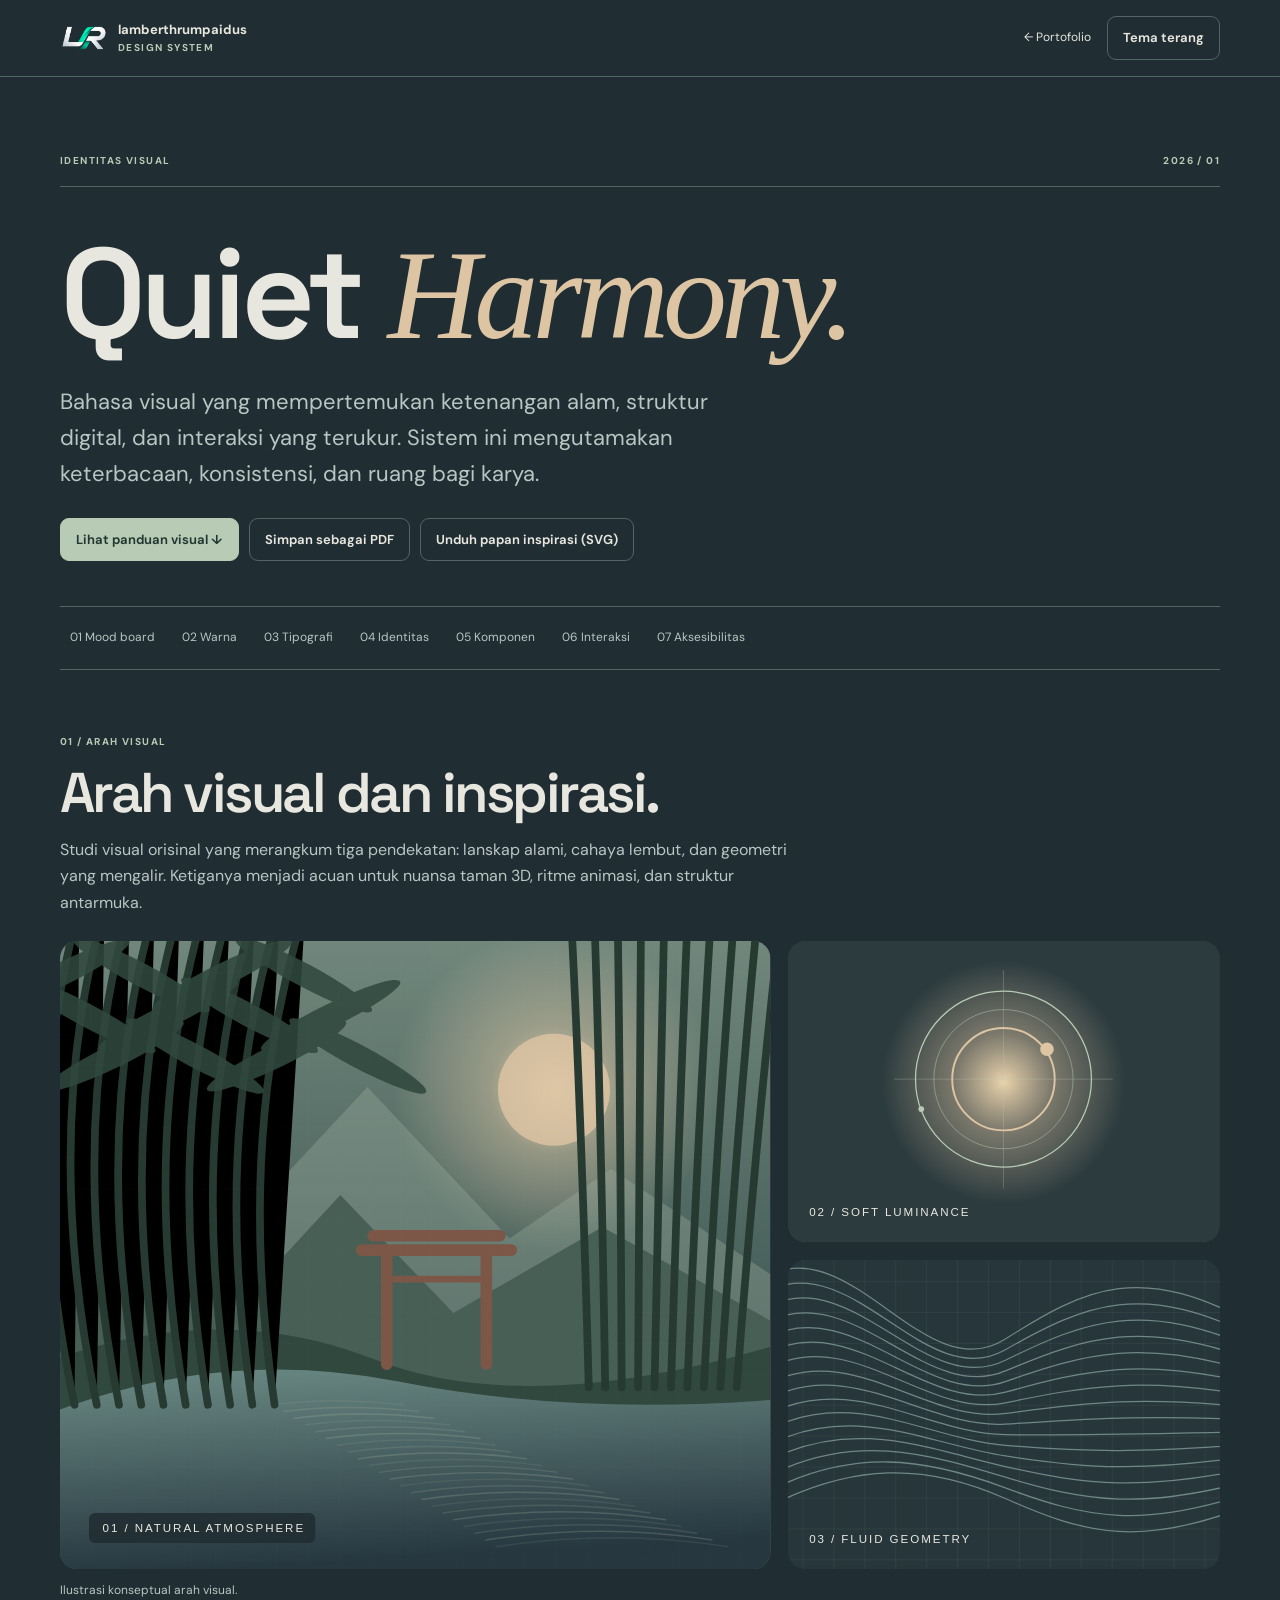
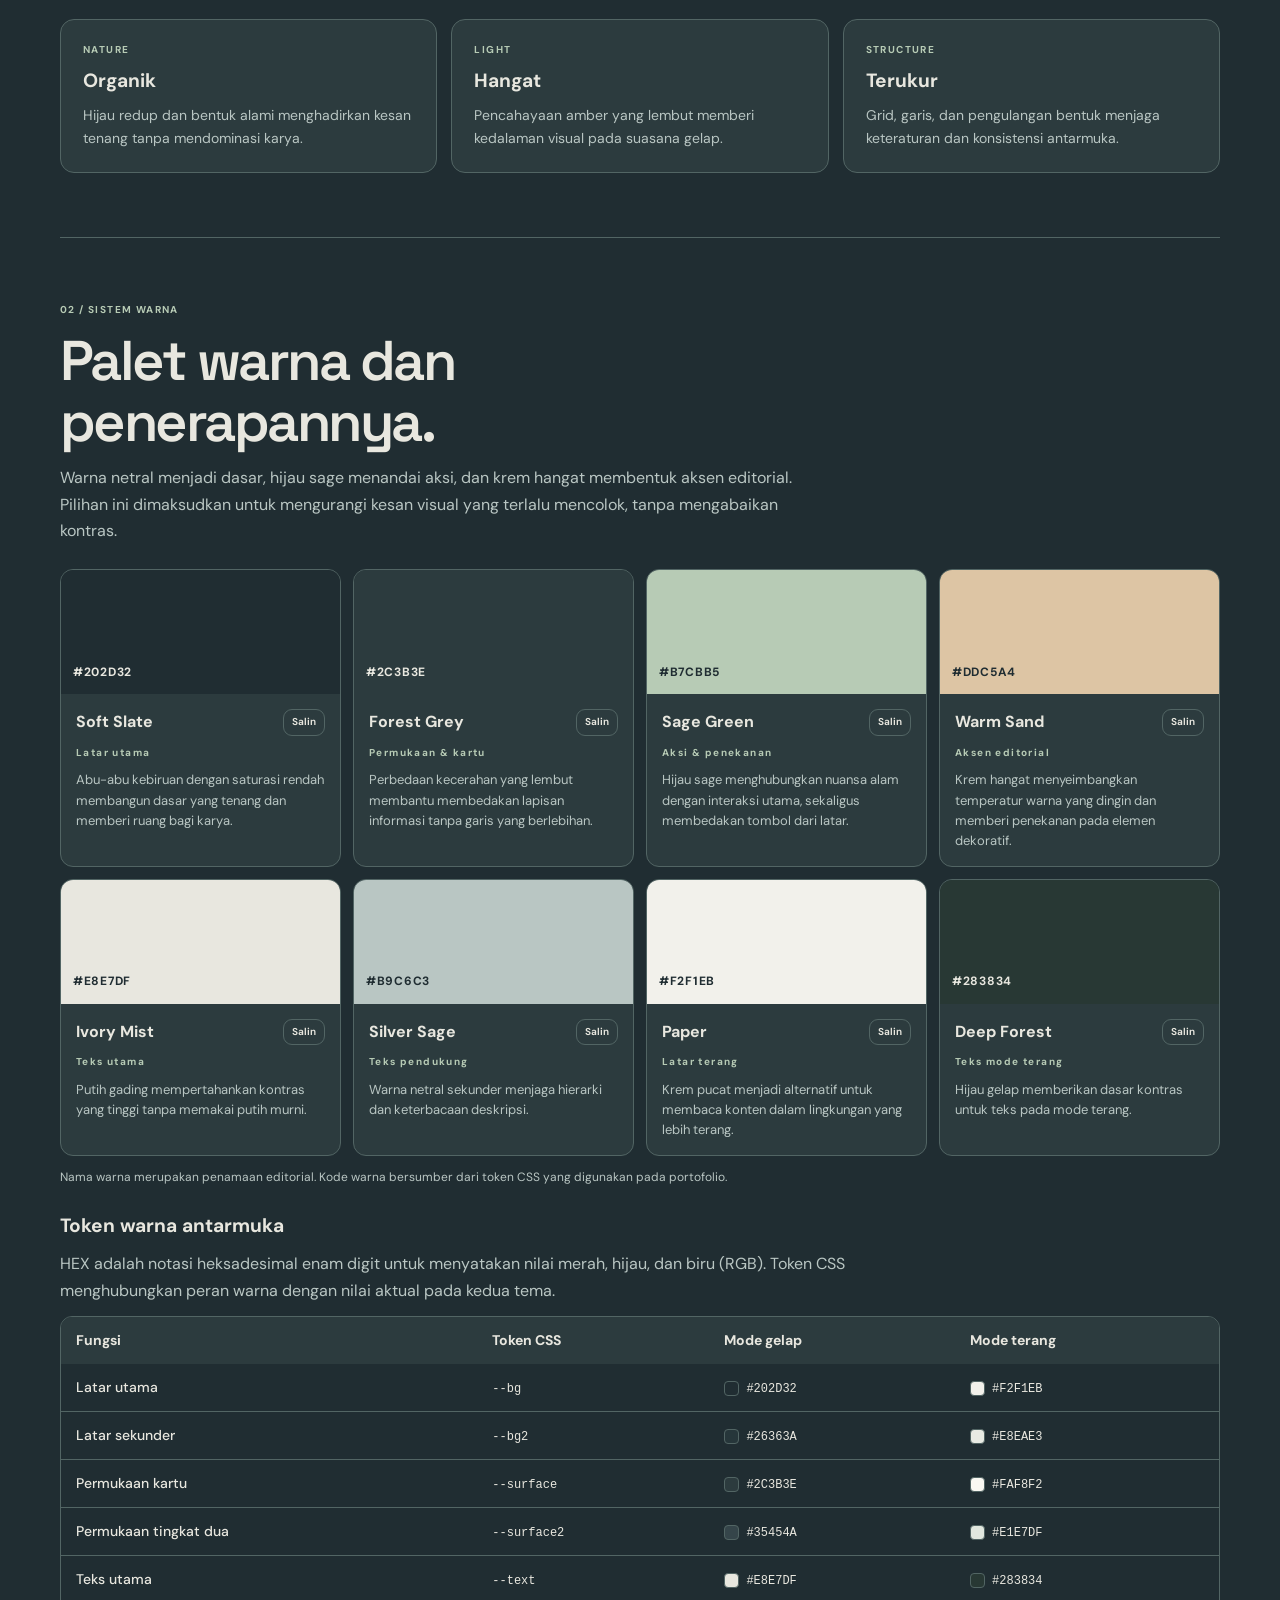
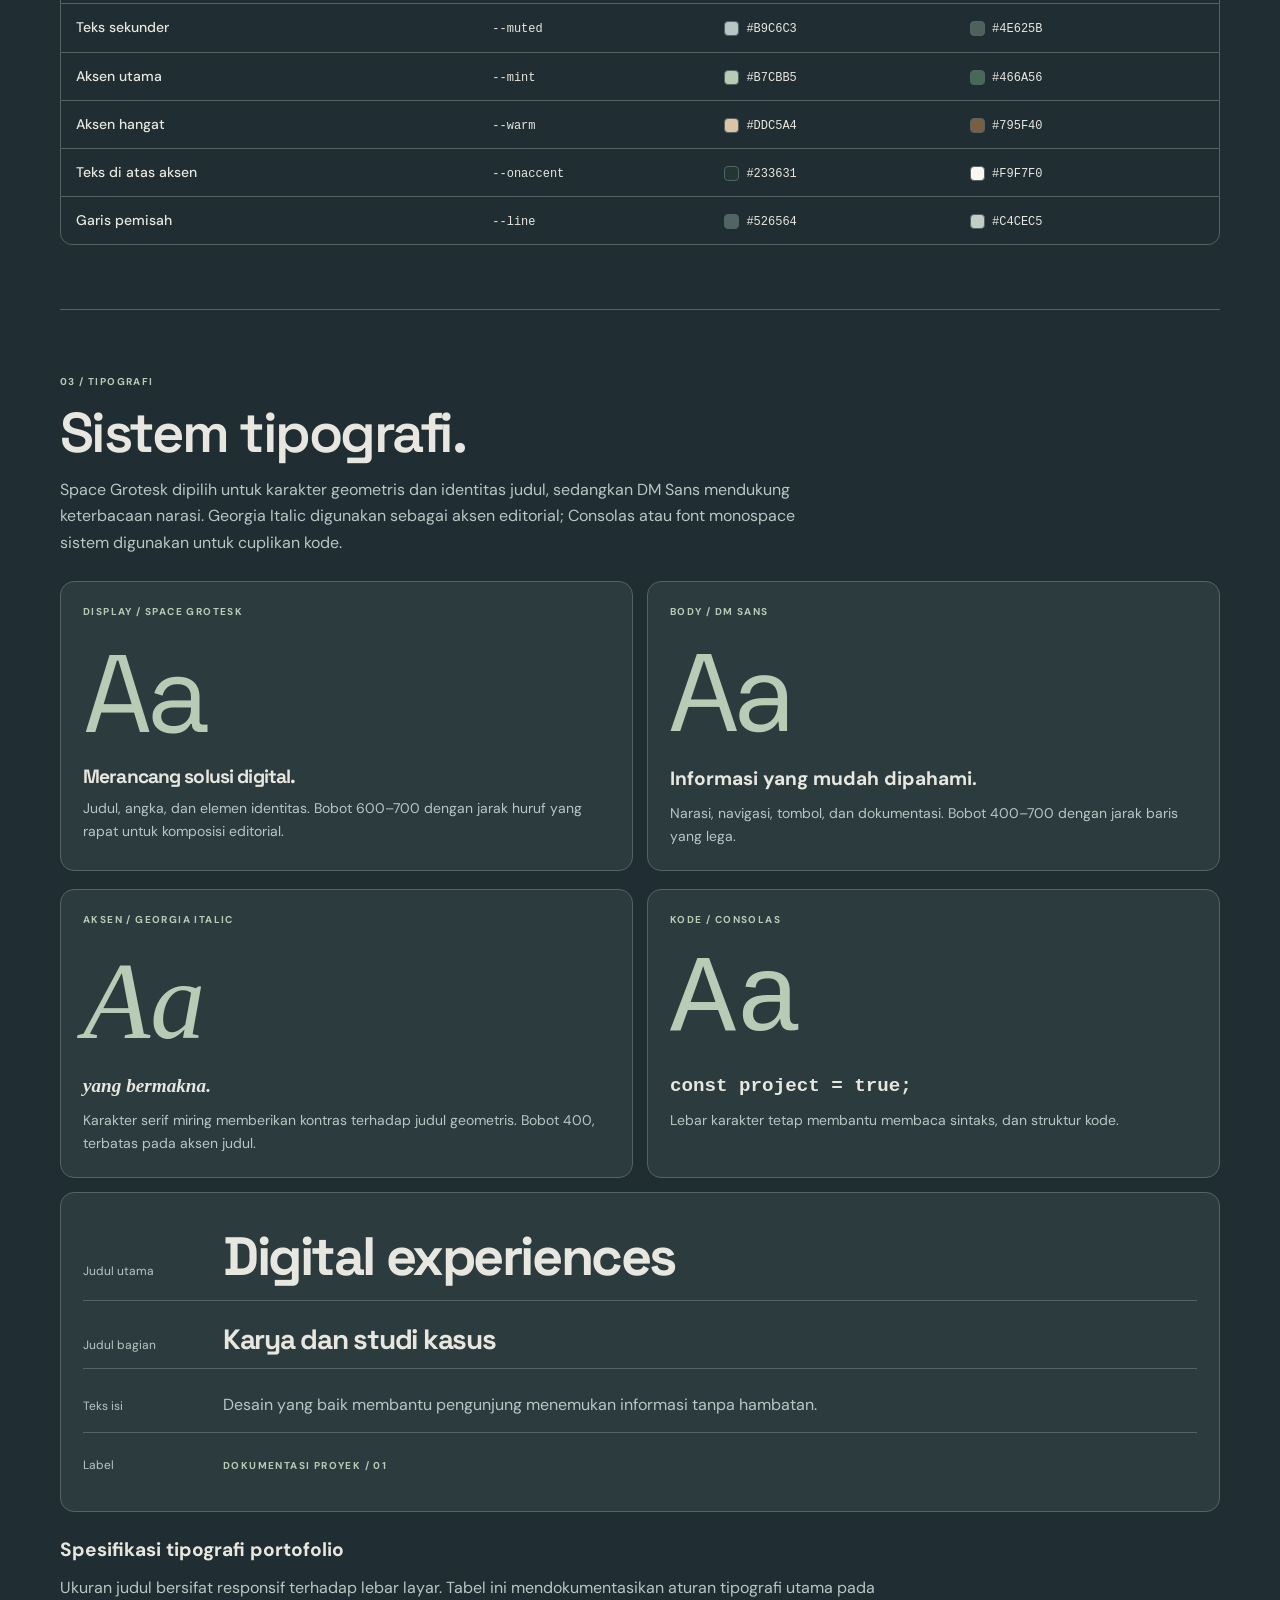
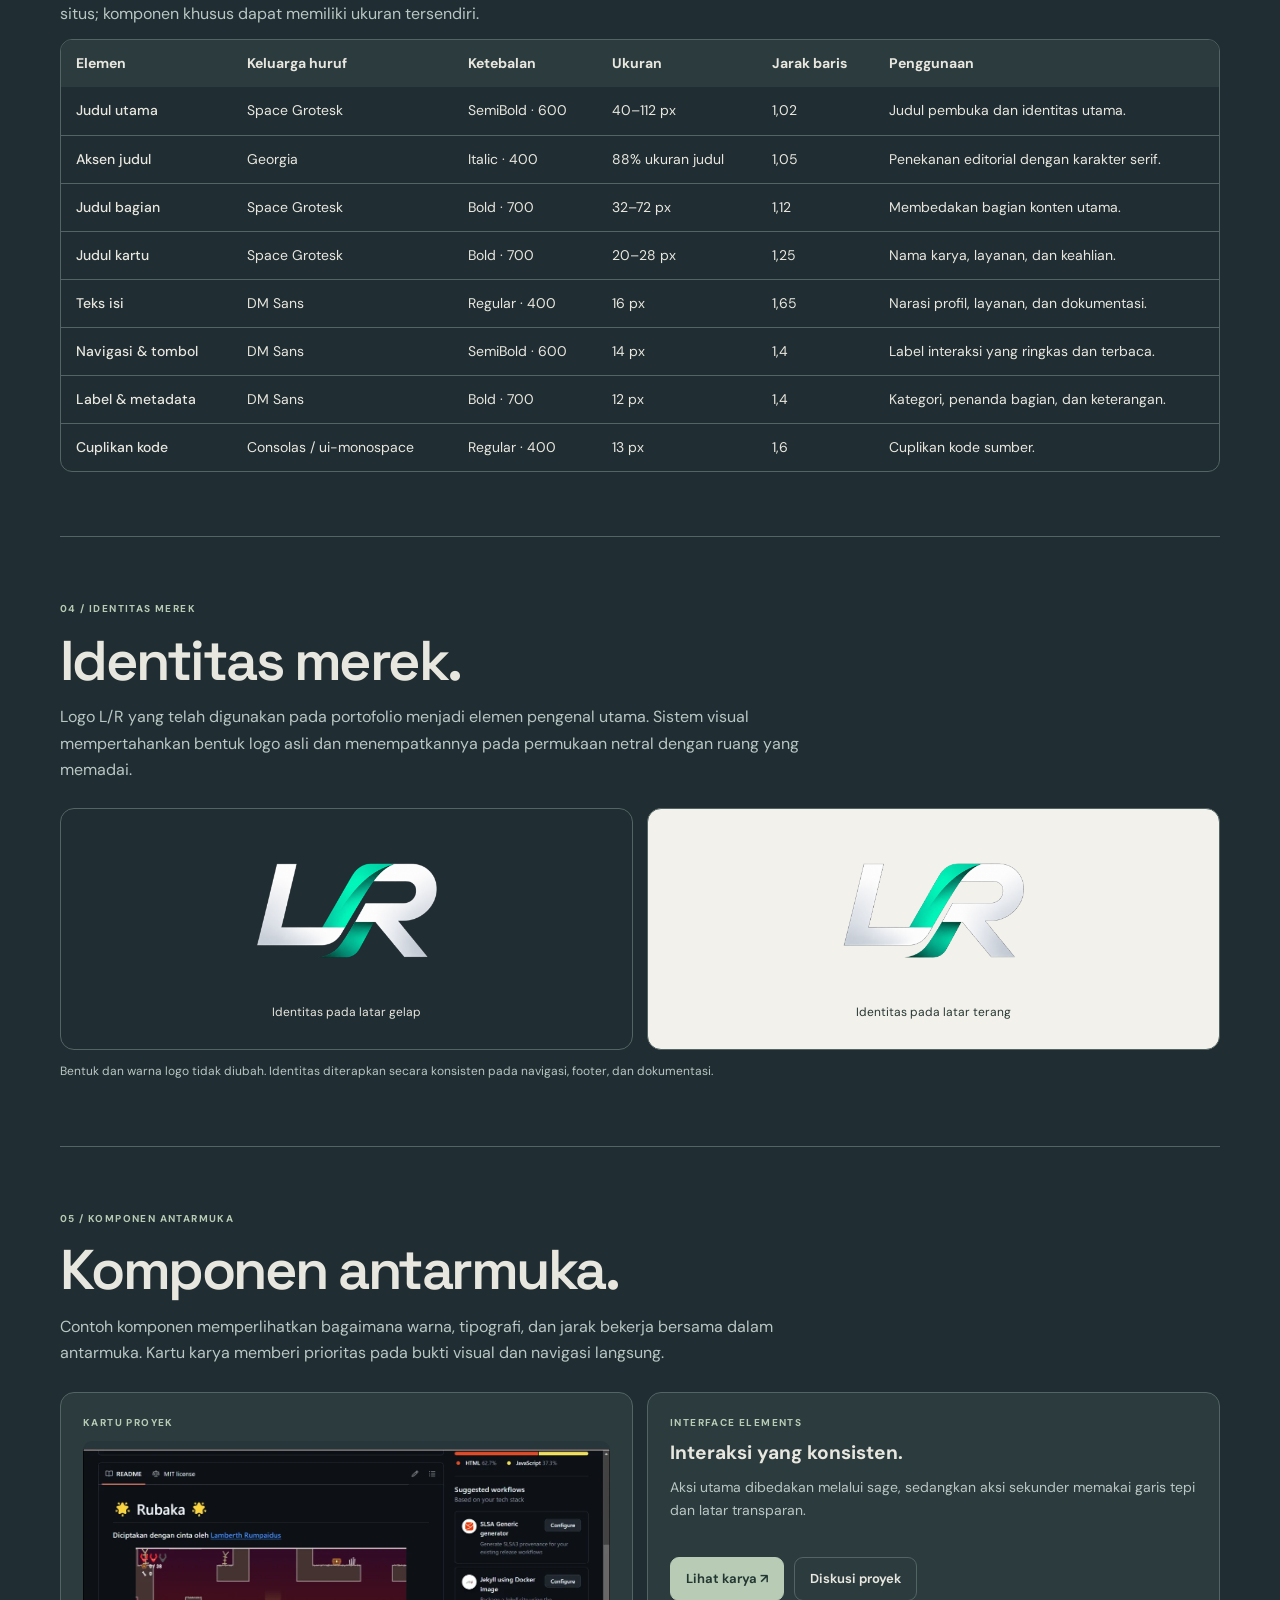
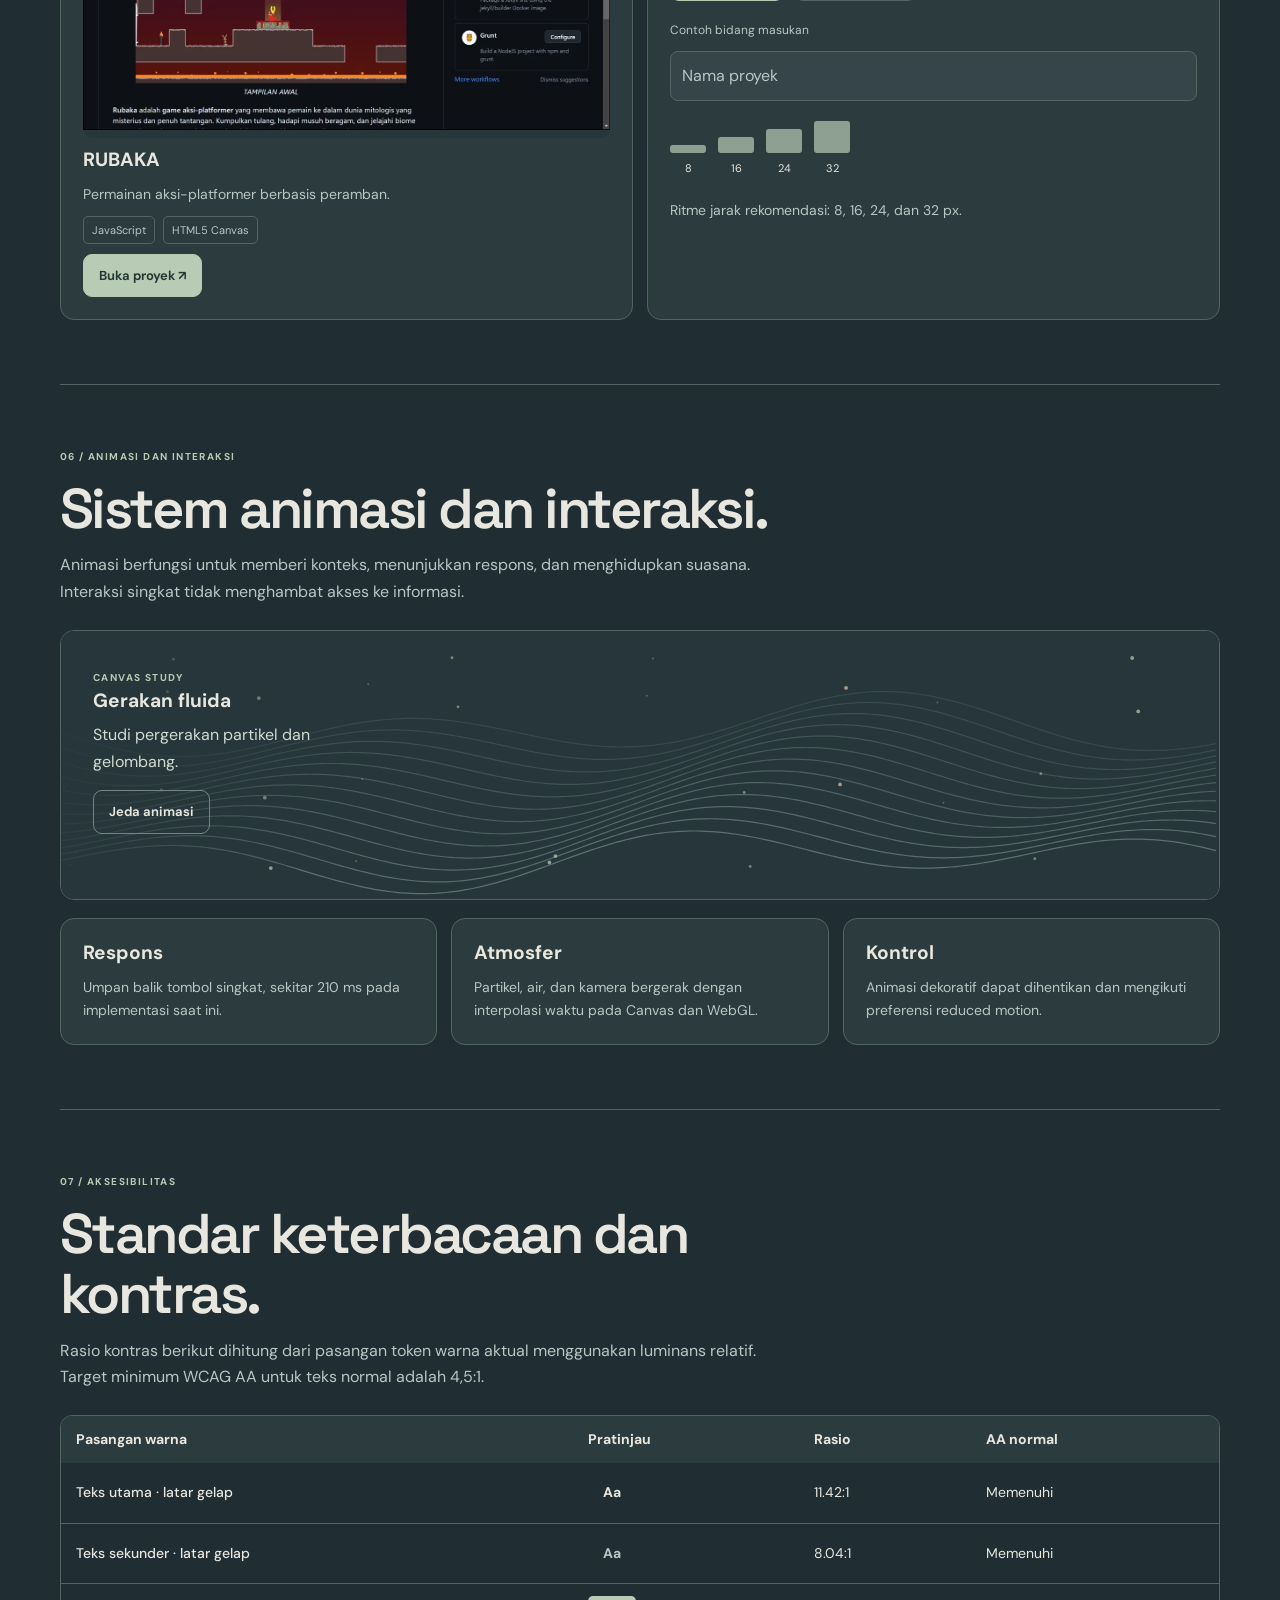
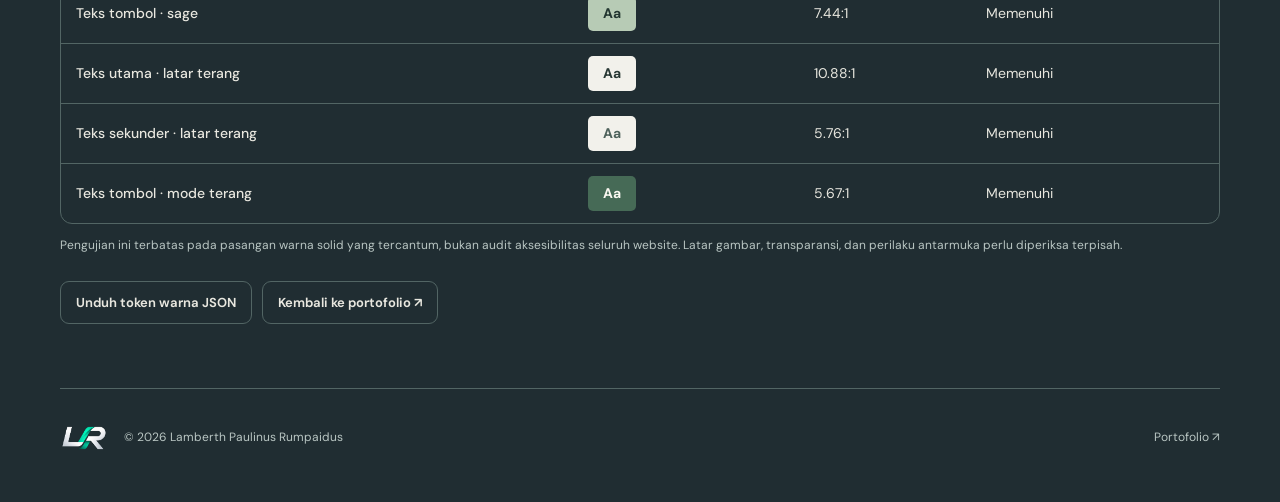
<file: design-system.html>
<!doctype html>
<html lang="id">
<head>
<meta charset="utf-8"><meta name="viewport" content="width=device-width,initial-scale=1"><meta name="theme-color" content="#202d32">
<meta name="description" content="Sistem desain dan identitas visual portofolio Lamberth Rumpaidus: mood board, palet warna, tipografi, komponen, dan prinsip interaksi.">
<link rel="canonical" href="https://lamberthrumpaidusprofile.netlify.app/design-system.html">
<link rel="icon" href="assets/images/lr-credit-logo-v2.png"><title>Sistem Desain dan Identitas Visual — Lamberth Rumpaidus</title>
<link rel="preconnect" href="https://fonts.googleapis.com"><link rel="preconnect" href="https://fonts.gstatic.com" crossorigin>
<link href="https://fonts.googleapis.com/css2?family=DM+Sans:wght@400;500;600;700;800&family=Space+Grotesk:wght@400;500;600;700&display=swap" rel="stylesheet">
<link rel="stylesheet" href="assets/css/design-system.css?v=20261125-editorial">
<link rel="stylesheet" href="assets/css/scrollbars.css?v=20261125-shell">
<script defer src="assets/js/design-system.js?v=20261125"></script>

<!-- ALL Create by LamberthRumpaidus | Inspection deterrent (not a security boundary) -->
<script id="lr-inspection-guard">
(()=>{'use strict';
  if(window.__lrInspectionGuard)return;
  window.__lrInspectionGuard=true;
  const interactive='a,button,input,textarea,select,option,[contenteditable]:not([contenteditable="false"]),canvas,video,audio,pre,code,[role="application"],[role="log"],[role="button"]';
  document.addEventListener('contextmenu',event=>{
    if(event.target instanceof Element&&event.target.closest(interactive))return;
    if(event.cancelable)event.preventDefault();
  });
  document.addEventListener('keydown',event=>{
    if(event.isComposing)return;
    const key=String(event.key||'').toLowerCase();
    const command=event.ctrlKey||event.metaKey;
    const developerShortcut=key==='f12'||
      (command&&event.shiftKey&&['i','j','c','k'].includes(key))||
      (event.metaKey&&event.altKey&&['i','j','c','u'].includes(key))||
      (command&&!event.shiftKey&&!event.altKey&&key==='u');
    if(developerShortcut&&event.cancelable)event.preventDefault();
  },true);
})();
</script>
</head>
<body>
<a class="skip" href="#main">Langsung ke konten</a>
<header class="top"><div class="wrap top-inner"><a href="index.html" class="brand"><img src="assets/images/lr-credit-logo-v2.png" width="48" height="48" alt="Logo Lamberth Rumpaidus"><span><strong>lamberthrumpaidus</strong><small>DESIGN SYSTEM</small></span></a><div class="top-actions"><a href="index.html">← Portofolio</a><button id="themeSwitch" type="button" aria-pressed="false" hidden>Tema terang</button></div></div></header>
<main class="wrap" id="main">
<section class="intro"><div class="eyebrow"><span>IDENTITAS VISUAL</span><span>2026 / 01</span></div><h1>Quiet <em>Harmony.</em></h1><p class="lede">Bahasa visual yang mempertemukan ketenangan alam, struktur digital, dan interaksi yang terukur. Sistem ini mengutamakan keterbacaan, konsistensi, dan ruang bagi karya.</p><div class="actions"><a class="button primary" href="#moodboard">Lihat panduan visual ↓</a><button class="button" type="button" id="printBoard" hidden>Simpan sebagai PDF</button><a class="button" href="assets/images/quiet-harmony-moodboard.svg" download>Unduh papan inspirasi (SVG)</a></div></section>
<nav class="jump" aria-label="Bagian sistem desain"><a href="#moodboard">01 Mood board</a><a href="#colors">02 Warna</a><a href="#type">03 Tipografi</a><a href="#identity">04 Identitas</a><a href="#components">05 Komponen</a><a href="#motion">06 Interaksi</a><a href="#accessibility">07 Aksesibilitas</a></nav>
<section id="moodboard" class="section"><div class="section-heading"><span class="number">01 / ARAH VISUAL</span><h2>Arah visual dan inspirasi.</h2><p>Studi visual orisinal yang merangkum tiga pendekatan: lanskap alami, cahaya lembut, dan geometri yang mengalir. Ketiganya menjadi acuan untuk nuansa taman 3D, ritme animasi, dan struktur antarmuka.</p></div><figure class="board"><img src="assets/images/quiet-harmony-moodboard.svg" width="1200" height="650" alt="Mood board berupa lanskap pegunungan dan bambu, cahaya lingkaran lembut, serta garis geometris mengalir."><figcaption>Ilustrasi konseptual arah visual.</figcaption></figure><div class="grid three"><article><span class="kicker">NATURE</span><h3>Organik</h3><p>Hijau redup dan bentuk alami menghadirkan kesan tenang tanpa mendominasi karya.</p></article><article><span class="kicker">LIGHT</span><h3>Hangat</h3><p>Pencahayaan amber yang lembut memberi kedalaman visual pada suasana gelap.</p></article><article><span class="kicker">STRUCTURE</span><h3>Terukur</h3><p>Grid, garis, dan pengulangan bentuk menjaga keteraturan dan konsistensi antarmuka.</p></article></div></section>
<section id="colors" class="section"><div class="section-heading"><span class="number">02 / SISTEM WARNA</span><h2>Palet warna dan penerapannya.</h2><p>Warna netral menjadi dasar, hijau sage menandai aksi, dan krem hangat membentuk aksen editorial. Pilihan ini dimaksudkan untuk mengurangi kesan visual yang terlalu mencolok, tanpa mengabaikan kontras.</p></div><div class="palette"><article class="swatch"><div class="swatch-color" style="--sample:#202D32"><span style="color:#E8E7DF">#202D32</span></div><div class="swatch-body"><div class="swatch-title"><h3>Soft Slate</h3><button type="button" class="copy" data-hex="#202D32" aria-label="Salin kode warna Soft Slate" hidden>Salin</button></div><span class="kicker">Latar utama</span><p>Abu-abu kebiruan dengan saturasi rendah membangun dasar yang tenang dan memberi ruang bagi karya.</p></div></article><article class="swatch"><div class="swatch-color" style="--sample:#2C3B3E"><span style="color:#E8E7DF">#2C3B3E</span></div><div class="swatch-body"><div class="swatch-title"><h3>Forest Grey</h3><button type="button" class="copy" data-hex="#2C3B3E" aria-label="Salin kode warna Forest Grey" hidden>Salin</button></div><span class="kicker">Permukaan & kartu</span><p>Perbedaan kecerahan yang lembut membantu membedakan lapisan informasi tanpa garis yang berlebihan.</p></div></article><article class="swatch"><div class="swatch-color" style="--sample:#B7CBB5"><span style="color:#202D32">#B7CBB5</span></div><div class="swatch-body"><div class="swatch-title"><h3>Sage Green</h3><button type="button" class="copy" data-hex="#B7CBB5" aria-label="Salin kode warna Sage Green" hidden>Salin</button></div><span class="kicker">Aksi & penekanan</span><p>Hijau sage menghubungkan nuansa alam dengan interaksi utama, sekaligus membedakan tombol dari latar.</p></div></article><article class="swatch"><div class="swatch-color" style="--sample:#DDC5A4"><span style="color:#202D32">#DDC5A4</span></div><div class="swatch-body"><div class="swatch-title"><h3>Warm Sand</h3><button type="button" class="copy" data-hex="#DDC5A4" aria-label="Salin kode warna Warm Sand" hidden>Salin</button></div><span class="kicker">Aksen editorial</span><p>Krem hangat menyeimbangkan temperatur warna yang dingin dan memberi penekanan pada elemen dekoratif.</p></div></article><article class="swatch"><div class="swatch-color" style="--sample:#E8E7DF"><span style="color:#202D32">#E8E7DF</span></div><div class="swatch-body"><div class="swatch-title"><h3>Ivory Mist</h3><button type="button" class="copy" data-hex="#E8E7DF" aria-label="Salin kode warna Ivory Mist" hidden>Salin</button></div><span class="kicker">Teks utama</span><p>Putih gading mempertahankan kontras yang tinggi tanpa memakai putih murni.</p></div></article><article class="swatch"><div class="swatch-color" style="--sample:#B9C6C3"><span style="color:#202D32">#B9C6C3</span></div><div class="swatch-body"><div class="swatch-title"><h3>Silver Sage</h3><button type="button" class="copy" data-hex="#B9C6C3" aria-label="Salin kode warna Silver Sage" hidden>Salin</button></div><span class="kicker">Teks pendukung</span><p>Warna netral sekunder menjaga hierarki dan keterbacaan deskripsi.</p></div></article><article class="swatch"><div class="swatch-color" style="--sample:#F2F1EB"><span style="color:#202D32">#F2F1EB</span></div><div class="swatch-body"><div class="swatch-title"><h3>Paper</h3><button type="button" class="copy" data-hex="#F2F1EB" aria-label="Salin kode warna Paper" hidden>Salin</button></div><span class="kicker">Latar terang</span><p>Krem pucat menjadi alternatif untuk membaca konten dalam lingkungan yang lebih terang.</p></div></article><article class="swatch"><div class="swatch-color" style="--sample:#283834"><span style="color:#E8E7DF">#283834</span></div><div class="swatch-body"><div class="swatch-title"><h3>Deep Forest</h3><button type="button" class="copy" data-hex="#283834" aria-label="Salin kode warna Deep Forest" hidden>Salin</button></div><span class="kicker">Teks mode terang</span><p>Hijau gelap memberikan dasar kontras untuk teks pada mode terang.</p></div></article></div><p class="note">Nama warna merupakan penamaan editorial. Kode warna bersumber dari token CSS yang digunakan pada portofolio.</p><div class="spec-block"><h3>Token warna antarmuka</h3><p>HEX adalah notasi heksadesimal enam digit untuk menyatakan nilai merah, hijau, dan biru (RGB). Token CSS menghubungkan peran warna dengan nilai aktual pada kedua tema.</p><div class="contrast-wrap"><table class="spec-table"><thead><tr><th scope="col">Fungsi</th><th scope="col">Token CSS</th><th scope="col">Mode gelap</th><th scope="col">Mode terang</th></tr></thead><tbody><tr><th scope="row">Latar utama</th><td><code>--bg</code></td><td><span class="token-dot" style="background:#202D32"></span><code>#202D32</code></td><td><span class="token-dot" style="background:#F2F1EB"></span><code>#F2F1EB</code></td></tr><tr><th scope="row">Latar sekunder</th><td><code>--bg2</code></td><td><span class="token-dot" style="background:#26363A"></span><code>#26363A</code></td><td><span class="token-dot" style="background:#E8EAE3"></span><code>#E8EAE3</code></td></tr><tr><th scope="row">Permukaan kartu</th><td><code>--surface</code></td><td><span class="token-dot" style="background:#2C3B3E"></span><code>#2C3B3E</code></td><td><span class="token-dot" style="background:#FAF8F2"></span><code>#FAF8F2</code></td></tr><tr><th scope="row">Permukaan tingkat dua</th><td><code>--surface2</code></td><td><span class="token-dot" style="background:#35454A"></span><code>#35454A</code></td><td><span class="token-dot" style="background:#E1E7DF"></span><code>#E1E7DF</code></td></tr><tr><th scope="row">Teks utama</th><td><code>--text</code></td><td><span class="token-dot" style="background:#E8E7DF"></span><code>#E8E7DF</code></td><td><span class="token-dot" style="background:#283834"></span><code>#283834</code></td></tr><tr><th scope="row">Teks sekunder</th><td><code>--muted</code></td><td><span class="token-dot" style="background:#B9C6C3"></span><code>#B9C6C3</code></td><td><span class="token-dot" style="background:#4E625B"></span><code>#4E625B</code></td></tr><tr><th scope="row">Aksen utama</th><td><code>--mint</code></td><td><span class="token-dot" style="background:#B7CBB5"></span><code>#B7CBB5</code></td><td><span class="token-dot" style="background:#466A56"></span><code>#466A56</code></td></tr><tr><th scope="row">Aksen hangat</th><td><code>--warm</code></td><td><span class="token-dot" style="background:#DDC5A4"></span><code>#DDC5A4</code></td><td><span class="token-dot" style="background:#795F40"></span><code>#795F40</code></td></tr><tr><th scope="row">Teks di atas aksen</th><td><code>--onaccent</code></td><td><span class="token-dot" style="background:#233631"></span><code>#233631</code></td><td><span class="token-dot" style="background:#F9F7F0"></span><code>#F9F7F0</code></td></tr><tr><th scope="row">Garis pemisah</th><td><code>--line</code></td><td><span class="token-dot" style="background:#526564"></span><code>#526564</code></td><td><span class="token-dot" style="background:#C4CEC5"></span><code>#C4CEC5</code></td></tr></tbody></table></div></div></section>
<section id="type" class="section"><div class="section-heading"><span class="number">03 / TIPOGRAFI</span><h2>Sistem tipografi.</h2><p>Space Grotesk dipilih untuk karakter geometris dan identitas judul, sedangkan DM Sans mendukung keterbacaan narasi. Georgia Italic digunakan sebagai aksen editorial; Consolas atau font monospace sistem digunakan untuk cuplikan kode.</p></div><div class="grid two"><article class="type-card"><span class="kicker">DISPLAY / SPACE GROTESK</span><div class="sample display">Aa</div><h3 class="display">Merancang solusi digital.</h3><p>Judul, angka, dan elemen identitas. Bobot 600–700 dengan jarak huruf yang rapat untuk komposisi editorial.</p></article><article class="type-card"><span class="kicker">BODY / DM SANS</span><div class="sample">Aa</div><h3>Informasi yang mudah dipahami.</h3><p>Narasi, navigasi, tombol, dan dokumentasi. Bobot 400–700 dengan jarak baris yang lega.</p></article></div><div class="grid two"><article class="type-card"><span class="kicker">AKSEN / GEORGIA ITALIC</span><div class="sample" style="font-family:Georgia,serif;font-style:italic">Aa</div><h3 style="font-family:Georgia,serif;font-style:italic">yang bermakna.</h3><p>Karakter serif miring memberikan kontras terhadap judul geometris. Bobot 400, terbatas pada aksen judul.</p></article><article class="type-card"><span class="kicker">KODE / CONSOLAS</span><div class="sample" style="font-family:Consolas,ui-monospace,monospace">Aa</div><h3 style="font-family:Consolas,ui-monospace,monospace">const project = true;</h3><p>Lebar karakter tetap membantu membaca sintaks, dan struktur kode.</p></article></div><div class="type-scale"><div><span>Judul utama</span><strong class="display" style="font-size:clamp(28px,5vw,54px)">Digital experiences</strong></div><div><span>Judul bagian</span><strong class="display" style="font-size:28px">Karya dan studi kasus</strong></div><div><span>Teks isi</span><p>Desain yang baik membantu pengunjung menemukan informasi tanpa hambatan.</p></div><div><span>Label</span><small class="kicker">DOKUMENTASI PROYEK / 01</small></div></div><div class="spec-block"><h3>Spesifikasi tipografi portofolio</h3><p>Ukuran judul bersifat responsif terhadap lebar layar. Tabel ini mendokumentasikan aturan tipografi utama pada situs; komponen khusus dapat memiliki ukuran tersendiri.</p><div class="contrast-wrap"><table class="spec-table"><thead><tr><th scope="col">Elemen</th><th scope="col">Keluarga huruf</th><th scope="col">Ketebalan</th><th scope="col">Ukuran</th><th scope="col">Jarak baris</th><th scope="col">Penggunaan</th></tr></thead><tbody><tr><th scope="row">Judul utama</th><td>Space Grotesk</td><td>SemiBold · 600</td><td>40–112 px</td><td>1,02</td><td>Judul pembuka dan identitas utama.</td></tr><tr><th scope="row">Aksen judul</th><td>Georgia</td><td>Italic · 400</td><td>88% ukuran judul</td><td>1,05</td><td>Penekanan editorial dengan karakter serif.</td></tr><tr><th scope="row">Judul bagian</th><td>Space Grotesk</td><td>Bold · 700</td><td>32–72 px</td><td>1,12</td><td>Membedakan bagian konten utama.</td></tr><tr><th scope="row">Judul kartu</th><td>Space Grotesk</td><td>Bold · 700</td><td>20–28 px</td><td>1,25</td><td>Nama karya, layanan, dan keahlian.</td></tr><tr><th scope="row">Teks isi</th><td>DM Sans</td><td>Regular · 400</td><td>16 px</td><td>1,65</td><td>Narasi profil, layanan, dan dokumentasi.</td></tr><tr><th scope="row">Navigasi & tombol</th><td>DM Sans</td><td>SemiBold · 600</td><td>14 px</td><td>1,4</td><td>Label interaksi yang ringkas dan terbaca.</td></tr><tr><th scope="row">Label & metadata</th><td>DM Sans</td><td>Bold · 700</td><td>12 px</td><td>1,4</td><td>Kategori, penanda bagian, dan keterangan.</td></tr><tr><th scope="row">Cuplikan kode</th><td>Consolas / ui-monospace</td><td>Regular · 400</td><td>13 px</td><td>1,6</td><td>Cuplikan kode sumber.</td></tr></tbody></table></div></div></section>
<section id="identity" class="section"><div class="section-heading"><span class="number">04 / IDENTITAS MEREK</span><h2>Identitas merek.</h2><p>Logo L/R yang telah digunakan pada portofolio menjadi elemen pengenal utama. Sistem visual mempertahankan bentuk logo asli dan menempatkannya pada permukaan netral dengan ruang yang memadai.</p></div><div class="grid two"><figure class="logo-stage dark"><img src="assets/images/lr-credit-logo-v2.png" alt="Logo asli L/R pada latar Soft Slate"><figcaption>Identitas pada latar gelap</figcaption></figure><figure class="logo-stage light"><img src="assets/images/lr-credit-logo-v2.png" alt="Logo asli L/R pada latar Paper"><figcaption>Identitas pada latar terang</figcaption></figure></div><p class="note">Bentuk dan warna logo tidak diubah. Identitas diterapkan secara konsisten pada navigasi, footer, dan dokumentasi.</p></section>
<section id="components" class="section"><div class="section-heading"><span class="number">05 / KOMPONEN ANTARMUKA</span><h2>Komponen antarmuka.</h2><p>Contoh komponen memperlihatkan bagaimana warna, tipografi, dan jarak bekerja bersama dalam antarmuka. Kartu karya memberi prioritas pada bukti visual dan navigasi langsung.</p></div><div class="grid two"><article class="component"><span class="kicker">KARTU PROYEK</span><img class="project-image" src="assets/images/rubaka.webp" alt="Arsip visual RUBAKA" loading="lazy"><h3>RUBAKA</h3><p>Permainan aksi-platformer berbasis peramban.</p><div class="chips"><span>JavaScript</span><span>HTML5 Canvas</span></div><a class="button primary" href="https://rubaka.netlify.app/" target="_blank" rel="noopener noreferrer">Buka proyek ↗</a></article><article class="component"><span class="kicker">INTERFACE ELEMENTS</span><h3>Interaksi yang konsisten.</h3><p>Aksi utama dibedakan melalui sage, sedangkan aksi sekunder memakai garis tepi dan latar transparan.</p><div class="component-actions"><a class="button primary" href="index.html#work">Lihat karya ↗</a><a class="button" href="index.html#contact">Diskusi proyek</a></div><label for="sampleField">Contoh bidang masukan</label><input id="sampleField" placeholder="Nama proyek" autocomplete="off"><div class="spacing"><span style="--space:8px">8</span><span style="--space:16px">16</span><span style="--space:24px">24</span><span style="--space:32px">32</span></div><p class="note">Ritme jarak rekomendasi: 8, 16, 24, dan 32 px.</p></article></div></section>
<section id="motion" class="section"><div class="section-heading"><span class="number">06 / ANIMASI DAN INTERAKSI</span><h2>Sistem animasi dan interaksi.</h2><p>Animasi berfungsi untuk memberi konteks, menunjukkan respons, dan menghidupkan suasana. Interaksi singkat tidak menghambat akses ke informasi.</p></div><div class="motion-stage"><canvas id="motionCanvas" width="900" height="300" aria-hidden="true"></canvas><div class="motion-label"><span class="kicker">CANVAS STUDY</span><h3>Gerakan fluida</h3><p>Studi pergerakan partikel dan gelombang.</p><button id="motionToggle" type="button" class="button" hidden>Jeda animasi</button></div></div><div class="grid three"><article><h3>Respons</h3><p>Umpan balik tombol singkat, sekitar 210 ms pada implementasi saat ini.</p></article><article><h3>Atmosfer</h3><p>Partikel, air, dan kamera bergerak dengan interpolasi waktu pada Canvas dan WebGL.</p></article><article><h3>Kontrol</h3><p>Animasi dekoratif dapat dihentikan dan mengikuti preferensi reduced motion.</p></article></div></section>
<section id="accessibility" class="section"><div class="section-heading"><span class="number">07 / AKSESIBILITAS</span><h2>Standar keterbacaan dan kontras.</h2><p>Rasio kontras berikut dihitung dari pasangan token warna aktual menggunakan luminans relatif. Target minimum WCAG AA untuk teks normal adalah 4,5:1.</p></div><div class="contrast-wrap"><table><thead><tr><th scope="col">Pasangan warna</th><th scope="col">Pratinjau</th><th scope="col">Rasio</th><th scope="col">AA normal</th></tr></thead><tbody><tr><th scope="row">Teks utama · latar gelap</th><td><span class="contrast-sample" style="color:#E8E7DF;background:#202D32">Aa</span></td><td>11.42:1</td><td>Memenuhi</td></tr><tr><th scope="row">Teks sekunder · latar gelap</th><td><span class="contrast-sample" style="color:#B9C6C3;background:#202D32">Aa</span></td><td>8.04:1</td><td>Memenuhi</td></tr><tr><th scope="row">Teks tombol · sage</th><td><span class="contrast-sample" style="color:#233631;background:#B7CBB5">Aa</span></td><td>7.44:1</td><td>Memenuhi</td></tr><tr><th scope="row">Teks utama · latar terang</th><td><span class="contrast-sample" style="color:#283834;background:#F2F1EB">Aa</span></td><td>10.88:1</td><td>Memenuhi</td></tr><tr><th scope="row">Teks sekunder · latar terang</th><td><span class="contrast-sample" style="color:#4E625B;background:#F2F1EB">Aa</span></td><td>5.76:1</td><td>Memenuhi</td></tr><tr><th scope="row">Teks tombol · mode terang</th><td><span class="contrast-sample" style="color:#F9F7F0;background:#466A56">Aa</span></td><td>5.67:1</td><td>Memenuhi</td></tr></tbody></table></div><p class="note">Pengujian ini terbatas pada pasangan warna solid yang tercantum, bukan audit aksesibilitas seluruh website. Latar gambar, transparansi, dan perilaku antarmuka perlu diperiksa terpisah.</p><div class="actions"><a class="button" href="assets/design-tokens.json" download>Unduh token warna JSON</a><a class="button" href="index.html">Kembali ke portofolio ↗</a></div></section>
</main><footer class="wrap foot"><img src="assets/images/lr-credit-logo-v2.png" width="48" height="48" alt=""><span>© 2026 Lamberth Paulinus Rumpaidus</span><a href="index.html">Portofolio ↗</a></footer><div id="notice" class="notice" role="status" aria-live="polite"></div>
</body></html>
</file>
<file: assets/css/design-system.css>
/* ALL Create by LamberthRumpaidus */ 
:root{--bg:#202d32;--panel:#2c3b3e;--surface:#35454a;--text:#e8e7df;--muted:#b9c6c3;--line:#526564;--sage:#b7cbb5;--sand:#ddc5a4;--on:#233631;color-scheme:dark}
:root[data-theme="light"]{--bg:#f2f1eb;--panel:#faf8f2;--surface:#e1e7df;--text:#283834;--muted:#4e625b;--line:#a2b0a6;--sage:#466a56;--sand:#795f40;--on:#f9f7f0;color-scheme:light}
*{box-sizing:border-box}html{scroll-padding-top:90px}body{margin:0;background:var(--bg);color:var(--text);font:16px/1.65 "DM Sans",Arial,sans-serif}a{color:inherit;text-decoration:none}button,input{font:inherit}button{cursor:pointer}button[hidden]{display:none!important}img{max-width:100%;display:block}h1,h2,h3,p,figure{margin:0}p{color:var(--muted)}h1,h2,.display{font-family:"Space Grotesk","DM Sans",sans-serif;letter-spacing:-.045em;line-height:1.08}h3{line-height:1.3;font-size:1.2rem}.wrap{width:min(1160px,calc(100% - 48px));margin:auto}.skip{position:absolute;left:16px;top:-100px;z-index:100;background:var(--sage);color:var(--on);padding:10px}.skip:focus{top:10px}:focus-visible{outline:2px solid var(--sage);outline-offset:4px}.top{position:sticky;top:0;z-index:10;background:var(--bg);border-bottom:1px solid var(--line)}.top-inner{display:flex;align-items:center;justify-content:space-between;min-height:76px;gap:20px}.brand{display:flex;align-items:center;gap:10px;min-width:0}.brand img,.foot img{object-fit:contain}.brand span{display:grid;line-height:1.2}.brand strong{font-size:13px}.brand small,.kicker,.number,.eyebrow{font-size:10px;letter-spacing:.14em;font-weight:700;color:var(--sage)}.brand small{margin-top:4px}.top-actions{display:flex;align-items:center;gap:16px;font-size:12px}.top-actions button,.button,.copy{background:transparent;border:1px solid var(--line);border-radius:9px;color:var(--text);padding:10px 15px;font-weight:650;display:inline-flex;align-items:center;justify-content:center;font-size:13px}.button:hover,.copy:hover,.top-actions button:hover{background:var(--surface)}.primary{background:var(--sage);border-color:var(--sage);color:var(--on)}.primary:hover{background:var(--sage);filter:brightness(.94)}.intro{padding:76px 0 45px}.eyebrow{display:flex;justify-content:space-between;gap:10px;padding-bottom:16px;border-bottom:1px solid var(--line)}h1{font-size:clamp(60px,10vw,142px);font-weight:600;margin:38px 0 20px}h1 em{font-family:Georgia,serif;font-weight:400;color:var(--sand)}.lede{font-size:clamp(17px,2vw,22px);max-width:680px}.actions,.component-actions{display:flex;gap:10px;flex-wrap:wrap;margin-top:25px}.jump{display:flex;gap:7px;flex-wrap:wrap;padding:15px 0;border-block:1px solid var(--line)}.jump a{padding:6px 10px;font-size:12px;color:var(--muted)}.jump a:hover{text-decoration:underline;color:var(--text)}.section{padding:64px 0;border-bottom:1px solid var(--line);scroll-margin-top:90px}.section-heading{display:grid;gap:13px;max-width:740px;margin-bottom:25px}.section-heading h2{font-size:clamp(30px,4.6vw,56px);font-weight:600}.board img{width:100%;height:auto;border-radius:14px}.board figcaption,.note{font-size:12px;color:var(--muted);margin-top:12px}.grid{display:grid;gap:14px;margin-top:18px}.two{grid-template-columns:repeat(2,minmax(0,1fr))}.three{grid-template-columns:repeat(3,minmax(0,1fr))}.grid article,.type-scale,.component{background:var(--panel);border:1px solid var(--line);border-radius:14px;padding:22px;display:flex;flex-direction:column;gap:10px;min-width:0}.grid article p{font-size:14px}.palette{display:grid;grid-template-columns:repeat(4,minmax(0,1fr));gap:12px}.swatch{overflow:hidden;border-radius:13px;background:var(--panel);border:1px solid var(--line)}.swatch-color{height:124px;background:var(--sample);padding:12px;display:flex;align-items:flex-end}.swatch-color span{font-weight:700;font-size:12px;letter-spacing:.06em}.swatch-body{padding:15px;display:grid;gap:9px}.swatch-title{display:flex;align-items:center;justify-content:space-between;gap:8px}.swatch h3{font-size:16px}.swatch p{font-size:13px;line-height:1.55}.copy{font-size:10px;padding:4px 8px}.sample{font-size:clamp(70px,10vw,110px);line-height:1;color:var(--sage);padding:8px 0}.type-scale{margin-top:14px}.type-scale>div{display:grid;grid-template-columns:120px 1fr;align-items:baseline;gap:20px;border-bottom:1px solid var(--line);padding:13px 0}.type-scale>div:last-child{border:0}.type-scale>div>span{font-size:12px;color:var(--muted)}.logo-stage{border:1px solid var(--line);border-radius:14px;padding:26px;min-height:230px;display:flex;flex-direction:column;justify-content:center;align-items:center;gap:18px}.logo-stage img{width:min(70%,200px);height:150px;object-fit:contain}.logo-stage.dark{background:#202d32;color:#e8e7df}.logo-stage.light{background:#f2f1eb;color:#283834}.logo-stage figcaption{font-size:12px}.project-image{width:100%;aspect-ratio:16/9;object-fit:contain;background:#27363a;border-radius:9px}.chips{display:flex;gap:8px;flex-wrap:wrap}.chips span{font-size:11px;border:1px solid var(--line);border-radius:5px;padding:4px 8px;color:var(--muted)}.component .button{align-self:flex-start}.component label{margin-top:10px;font-size:12px;color:var(--muted)}.component input{background:var(--surface);border:1px solid var(--line);padding:11px;border-radius:8px;color:var(--text);width:100%}.component input::placeholder{color:var(--muted)}.spacing{display:flex;align-items:flex-end;gap:12px;margin-top:10px}.spacing span{min-width:36px;text-align:center;font-size:11px;padding-top:calc(var(--space) + 6px);position:relative}.spacing span::before{content:"";position:absolute;top:0;left:0;height:var(--space);width:100%;background:var(--sage);opacity:.7;border-radius:3px}.motion-stage{position:relative;overflow:hidden;border:1px solid var(--line);border-radius:14px;background:#26363a;min-height:270px;isolation:isolate;color:#e8e7df}.motion-stage canvas{position:absolute;inset:0;width:100%;height:100%;z-index:-1}.motion-label{padding:32px;max-width:300px;background:linear-gradient(90deg,#26363ad9,#26363a00)}.motion-label p{color:#d1dbd0;margin:8px 0 15px}.motion-label .kicker{color:#b7cbb5}.motion-label .button{color:#e8e7df;border-color:#738683}.contrast-wrap{overflow-x:auto;border:1px solid var(--line);border-radius:12px}table{width:100%;border-collapse:collapse;text-align:left;font-size:14px}th,td{padding:12px 15px;border-bottom:1px solid var(--line)}thead{background:var(--panel)}tbody th{font-weight:500}tr:last-child td,tr:last-child th{border-bottom:0}.contrast-sample{display:inline-block;min-width:48px;text-align:center;padding:6px 10px;border-radius:5px;font-weight:700}.foot{display:flex;align-items:center;gap:16px;padding:25px 0 40px;font-size:12px;color:var(--muted)}.foot a{margin-left:auto}.notice{position:fixed;bottom:20px;right:20px;z-index:20;background:var(--panel);border:1px solid var(--line);padding:10px 15px;border-radius:8px;font-size:13px}.notice:empty{display:none}
@media(max-width:800px){.palette{grid-template-columns:repeat(2,minmax(0,1fr))}.three{grid-template-columns:1fr}.section{padding:45px 0}.intro{padding-top:48px}}@media(max-width:530px){.wrap{width:calc(100% - 28px)}.top-inner{gap:6px;min-height:65px}.brand img{width:35px;height:35px}.brand strong{font-size:11px}.brand small{font-size:8px}.top-actions{gap:8px}.top-actions button{font-size:10px;padding:6px}.top-actions a{font-size:11px}.two{grid-template-columns:1fr}.swatch-color{height:90px}.swatch-body{padding:11px}.swatch h3{font-size:14px}.swatch-title{flex-wrap:wrap}.type-scale>div{grid-template-columns:1fr;gap:4px}.section-heading h2{font-size:34px}.foot{flex-wrap:wrap}.foot a{margin-left:0}th,td{padding:10px;font-size:12px}}
@media(prefers-reduced-motion:reduce){*{scroll-behavior:auto!important;animation:none!important;transition:none!important}}
@page{size:A4;margin:12mm}@media print{html,body{background:#fff!important;color:#283834!important;font-size:10pt;--bg:#fff;--panel:#f5f5ef;--surface:#e1e7df;--text:#283834;--muted:#4e625b;--line:#adb8ad;--sage:#466a56;--sand:#795f40}.wrap{width:100%}.top,.jump,.actions,.copy,.component-actions,.notice,#motionToggle,.foot a,.skip{display:none!important}.intro{padding:0 0 15px}h1{font-size:62px;margin:15px 0}.lede{font-size:13px}.section{padding:22px 0;scroll-margin:0}.section-heading{margin-bottom:12px}.section-heading h2{font-size:28px}.grid article,.swatch,.logo-stage,.type-scale,.contrast-wrap,.board,.motion-stage{break-inside:avoid}.palette{grid-template-columns:repeat(4,1fr);gap:8px}.swatch-color{height:70px}.swatch-body{padding:10px}.swatch p{font-size:10px}.three{grid-template-columns:repeat(3,1fr)}.two{grid-template-columns:repeat(2,1fr)}.grid article{padding:13px}.motion-stage{min-height:160px}.motion-stage canvas{display:none}.motion-label{background:#26363a}.foot{padding:15px 0}*{-webkit-print-color-adjust:exact;print-color-adjust:exact}}
.spec-block{margin-top:26px;display:grid;gap:12px}.spec-block>p{max-width:75ch}.spec-table{min-width:620px}.spec-table td{vertical-align:top}.spec-table code{font:12px Consolas,ui-monospace,monospace;white-space:nowrap}.token-dot{display:inline-block;width:15px;height:15px;border:1px solid var(--line);border-radius:4px;margin-right:7px;vertical-align:middle}.spec-table th{min-width:100px}@media print{.spec-table{min-width:0}.spec-table th,.spec-table td{font-size:8.5pt;padding:6px}.spec-table code{font-size:8pt}.spec-block{break-inside:auto}.spec-block .contrast-wrap{break-inside:auto}thead{display:table-header-group}tr{break-inside:avoid}}
</file>
<file: assets/css/scrollbars.css>
/* Hide visual scrollbar chrome; preserve native scrolling and keyboard access. */
html,body,*{scrollbar-width:none!important;-ms-overflow-style:none!important}
html::-webkit-scrollbar,body::-webkit-scrollbar,*::-webkit-scrollbar{display:none!important;width:0!important;height:0!important}
</file>
